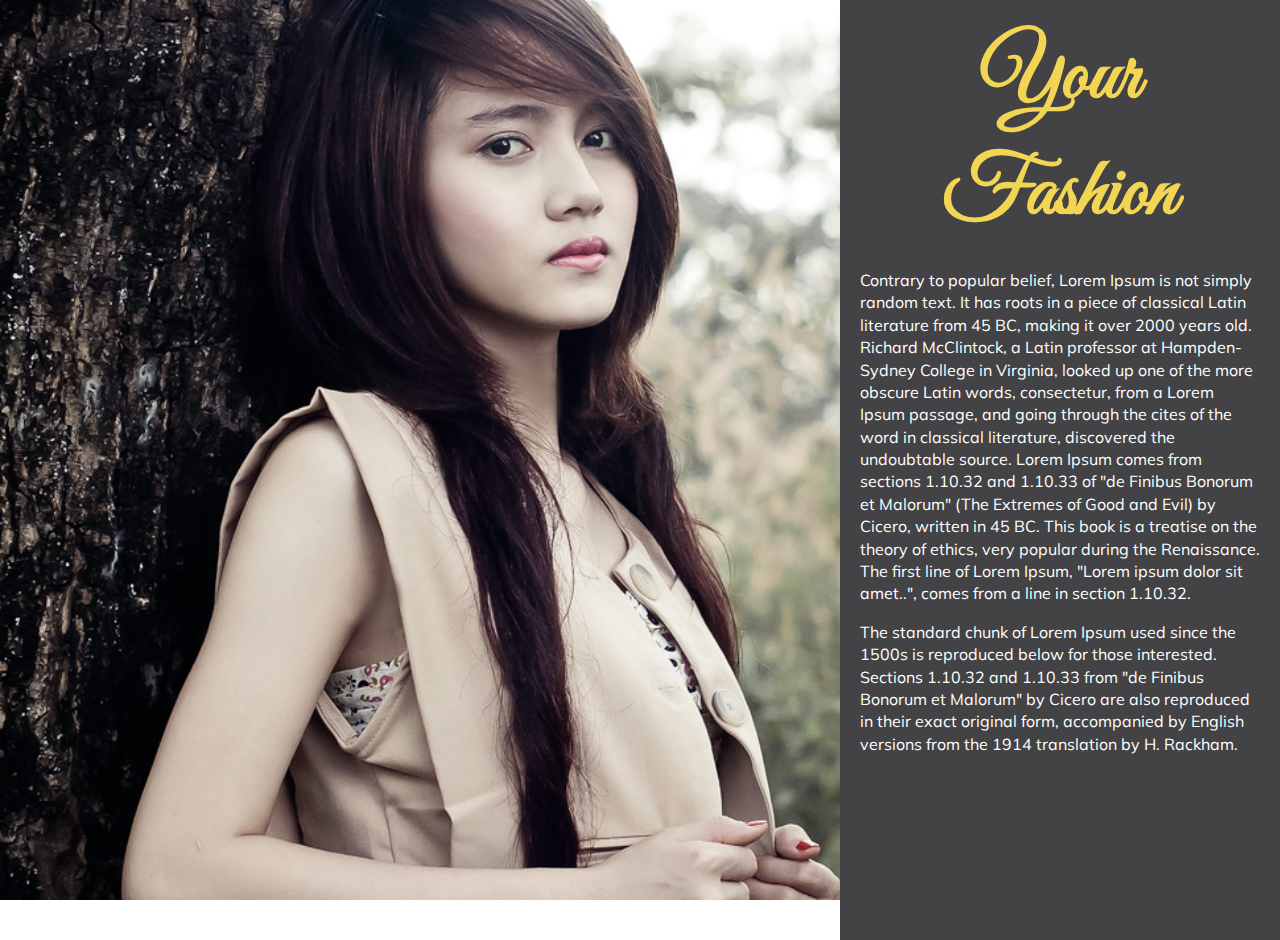
<file: index.html>
<!doctype html>
<html class="no-js" lang="">
<head>
    <meta charset="utf-8">
    <meta http-equiv="X-UA-Compatible" content="IE=edge,chrome=1">
    <title></title>
    <meta name="description" content="">
    <meta name="viewport" content="width=device-width, initial-scale=1">
    <link rel="apple-touch-icon" href="apple-touch-icon.png">

    <!-- styles -->
    <link rel="stylesheet" href="css/normalize.css">
    <link rel="stylesheet" href="css/styles.css">

    <!-- google fonts -->
    <link href='https://fonts.googleapis.com/css?family=Great+Vibes' rel='stylesheet' type='text/css'>
    <link href='https://fonts.googleapis.com/css?family=Great+Vibes|Muli' rel='stylesheet' type='text/css'>

    <!-- Jquery -->
    <script src="//ajax.googleapis.com/ajax/libs/jquery/1.11.2/jquery.min.js"></script>
    <script>window.jQuery || document.write('<script src="js/vendor/jquery-1.11.2.min.js"><\/script>')</script>

    <!-- Modernizt -->
    <script src="js/vendor/modernizr-2.8.3.min.js"></script>

    <!-- javascript -->
    <script src="js/main.js"></script>
</head>
<body>
    
<div class="main-image">
    
    <div class="main-container view-lg">
        <h1 class="curl-heading hidden-lg">Your Fashion</h1>
        <p class="hidden-lg">Contrary to popular belief, Lorem Ipsum is not simply random text. It has roots in a piece of classical Latin literature from 45 BC, making it over 2000 years old. Richard McClintock, a Latin professor at Hampden-Sydney College in Virginia, looked up one of the more obscure Latin words, consectetur, from a Lorem Ipsum passage, and going through the cites of the word in classical literature, discovered the undoubtable source. Lorem Ipsum comes from sections 1.10.32 and 1.10.33 of "de Finibus Bonorum et Malorum" (The Extremes of Good and Evil) by Cicero, written in 45 BC. This book is a treatise on the theory of ethics, very popular during the Renaissance. The first line of Lorem Ipsum, "Lorem ipsum dolor sit amet..", comes from a line in section 1.10.32.</p>

        <p class="hidden-lg">The standard chunk of Lorem Ipsum used since the 1500s is reproduced below for those interested. Sections 1.10.32 and 1.10.33 from "de Finibus Bonorum et Malorum" by Cicero are also reproduced in their exact original form, accompanied by English versions from the 1914 translation by H. Rackham.</p>
    </div>
</div>
     <div class="main-container view-sm">
        <h1 class="curl-heading ">Your Fashion </h1>
        <p class="">Contrary to popular belief, Lorem Ipsum is not simply random text. It has roots in a piece of classical Latin literature from 45 BC, making it over 2000 years old. Richard McClintock, a Latin professor at Hampden-Sydney College in Virginia, looked up one of the more obscure Latin words, consectetur, from a Lorem Ipsum passage, and going through the cites of the word in classical literature, discovered the undoubtable source. Lorem Ipsum comes from sections 1.10.32 and 1.10.33 of "de Finibus Bonorum et Malorum" (The Extremes of Good and Evil) by Cicero, written in 45 BC. This book is a treatise on the theory of ethics, very popular during the Renaissance. The first line of Lorem Ipsum, "Lorem ipsum dolor sit amet..", comes from a line in section 1.10.32.</p>

        <p class="">The standard chunk of Lorem Ipsum used since the 1500s is reproduced below for those interested. Sections 1.10.32 and 1.10.33 from "de Finibus Bonorum et Malorum" by Cicero are also reproduced in their exact original form, accompanied by English versions from the 1914 translation by H. Rackham.</p>

        

</body>
</html>
</file>
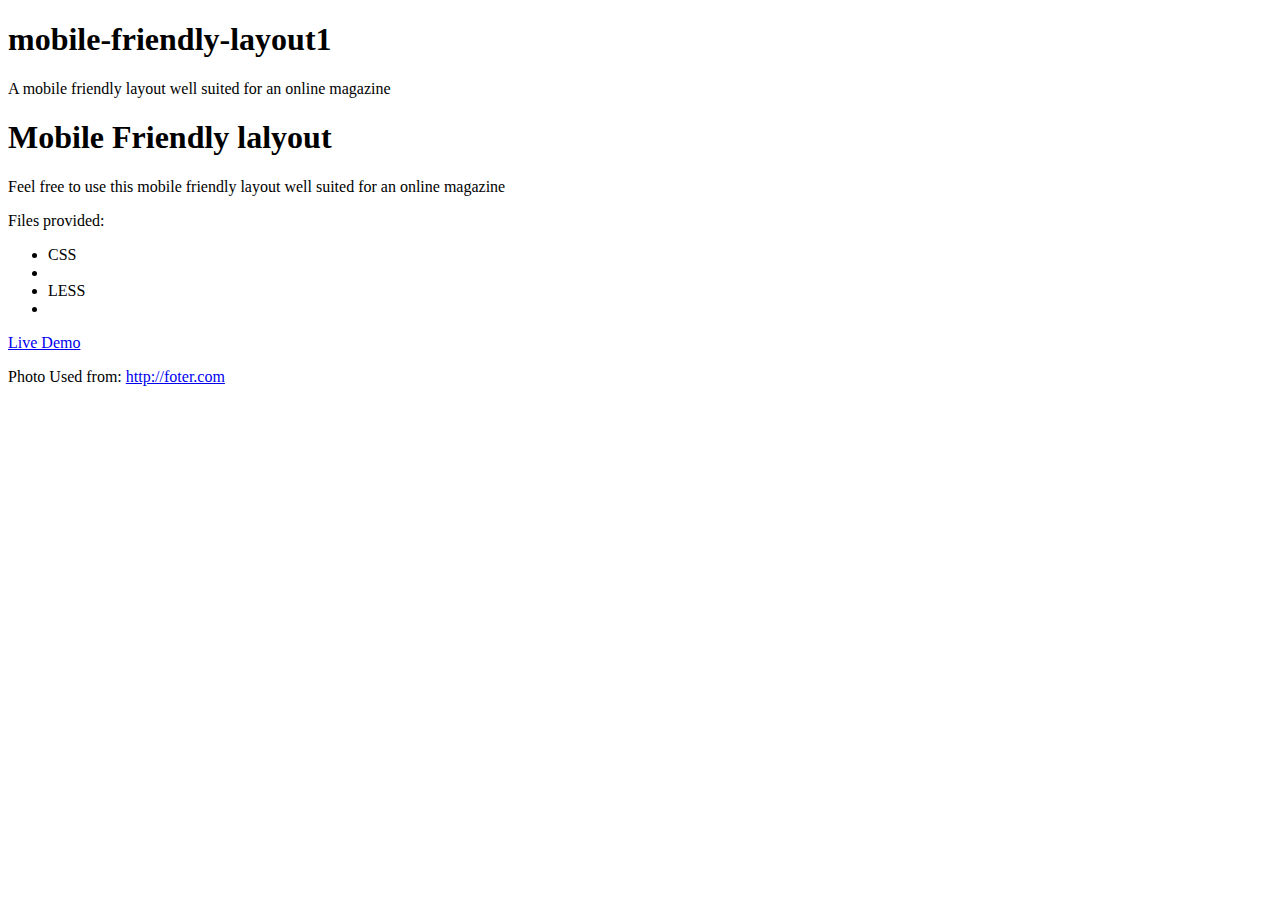
<file: README.html>
<!DOCTYPE html>
<html>
<head>
	<meta charset="utf-8"/>
</head>
<body>
<h1 id="mobile-friendly-layout1">mobile-friendly-layout1</h1>

<p>A mobile friendly layout well suited for an online magazine
<h1>Mobile Friendly lalyout</h1>
<p>Feel free to use this mobile friendly layout well suited for an online magazine</p>
<p>Files provided:</p>
<ul>
 <li>CSS<li>
 <li>LESS<li>
</ul></p>

<p><a href="http://yourdesignbuddy.com/mobile-layout-1/"> Live Demo</a></p>

<p>Photo Used from: <a href="http://foter.com/">http://foter.com</a></p>

</body>
</html>
</file>
<file: css/styles.css>
/* ==========================================================================
   INDEX
   ========================================================================== */
/* ==========================================================================
   COLOR SCHEME
   ========================================================================== */
/* #F2D653 yellow*/
/* #434345 dark-grey*/
/* #fff white*/
/* #000 black*/
/* ==========================================================================
LAYOUTS
========================================================================== */
/* ==========================================================================
TYPE
========================================================================== */
/* ==========================================================================
MIXINGS
========================================================================== */
.hidden {
  display: none !important;
  visibility: hidden;
}
.visuallyhidden {
  border: 0;
  clip: rect(0 0 0 0);
  height: 1px;
  margin: -1px;
  overflow: hidden;
  padding: 0;
  position: absolute;
  width: 1px;
}
.visuallyhidden.focusable:active,
.visuallyhidden.focusable:focus {
  clip: auto;
  height: auto;
  margin: 0;
  overflow: visible;
  position: static;
  width: auto;
}
.invisible {
  visibility: hidden;
}
.clearfix:before,
.clearfix:after {
  content: " ";
  display: table;
}
.clearfix:after {
  clear: both;
}
.clearfix {
  *zoom: 1;
}
.center {
  text-align: center;
  margin: 0 auto;
}
/* ==========================================================================
GENERAL
========================================================================== */
html {
  color: #222;
  font-size: 1em;
  line-height: 1.4;
}
::-moz-selection {
  background: #b3d4fc;
  text-shadow: none;
}
::selection {
  background: #b3d4fc;
  text-shadow: none;
}
hr {
  display: block;
  height: 1px;
  border: 0;
  border-top: 1px solid #ccc;
  margin: 1em 0;
  padding: 0;
}
audio,
canvas,
iframe,
img,
svg,
video {
  vertical-align: middle;
}
fieldset {
  border: 0;
  margin: 0;
  padding: 0;
}
textarea {
  resize: vertical;
}
.browserupgrade {
  margin: 0.2em 0;
  background: #ccc;
  color: #000;
  padding: 0.2em 0;
}
.center {
  text-align: center;
  margin: 0 auto;
}
.bg-grey {
  background-color: #434345;
  height: 100vh;
}
/* ==========================================================================
   Author's custom styles
   ========================================================================== */
.main-container {
  max-width: 960px;
  padding: 20px;
  text-align: center;
  margin: 0 auto;
  background-color: #434345;
}
.main-container h1 {
  color: #F2D653;
  font-family: 'Great Vibes', cursive;
  font-size: 5.2em;
}
.main-container p {
  color: #fff;
  font-family: 'Muli', sans-serif;
  text-align: left;
}
.main-image {
  background: url(../img/girl.jpg) no-repeat center center;
  -webkit-background-size: cover;
  -moz-background-size: cover;
  -o-background-size: cover;
  background-size: cover;
  height: 500px;
}
.view-lg {
  display: none !important;
  visibility: hidden;
}
/* ==========================================================================
   Media Queries
      1360
   1024
   768
   480
   320
   240
   ========================================================================== */
@media only screen and (min-width: 768px) {
  .view-lg {
    display: inline-block !important;
    visibility: visible !important;
    max-width: 200px;
    float: right;
    text-align: justify;
    background-color: #434345;
    height: 100vh;
  }
  .view-sm {
    display: none !important;
    visibility: hidden;
  }
  .main-image {
    background: url(../img/KL-cover.jpg) no-repeat left center relative;
    background-size: cover;
    height: 100vh !important;
    background-color: #000;
  }
  .main-container {
    overflow: scroll;
  }
  .main-container h1 {
    text-align: justify;
    font-size: 3.2em;
    text-align: center;
    margin: 0 auto;
  }
  .main-container p {
    color: #fff;
  }
}
@media only screen and (min-width: 900px) {
  .view-lg {
    max-width: 400px;
  }
  .main-container h1 {
    font-size: 5.2em;
  }
}
/* ==========================================================================
   Print styles
   ========================================================================== */
@media print {
  *,
  *:before,
  *:after {
    background: transparent !important;
    color: #000 !important;
    box-shadow: none !important;
    text-shadow: none !important;
  }
  a,
  a:visited {
    text-decoration: underline;
  }
  a[href]:after {
    content: " (" attr(href) ")";
  }
  abbr[title]:after {
    content: " (" attr(title) ")";
  }
  a[href^="#"]:after,
  a[href^="javascript:"]:after {
    content: "";
  }
  pre,
  blockquote {
    border: 1px solid #999;
    page-break-inside: avoid;
  }
  thead {
    display: table-header-group;
  }
  tr,
  img {
    page-break-inside: avoid;
  }
  img {
    max-width: 100% !important;
  }
  p,
  h2,
  h3 {
    orphans: 3;
    widows: 3;
  }
  h2,
  h3 {
    page-break-after: avoid;
  }
}
</file>
